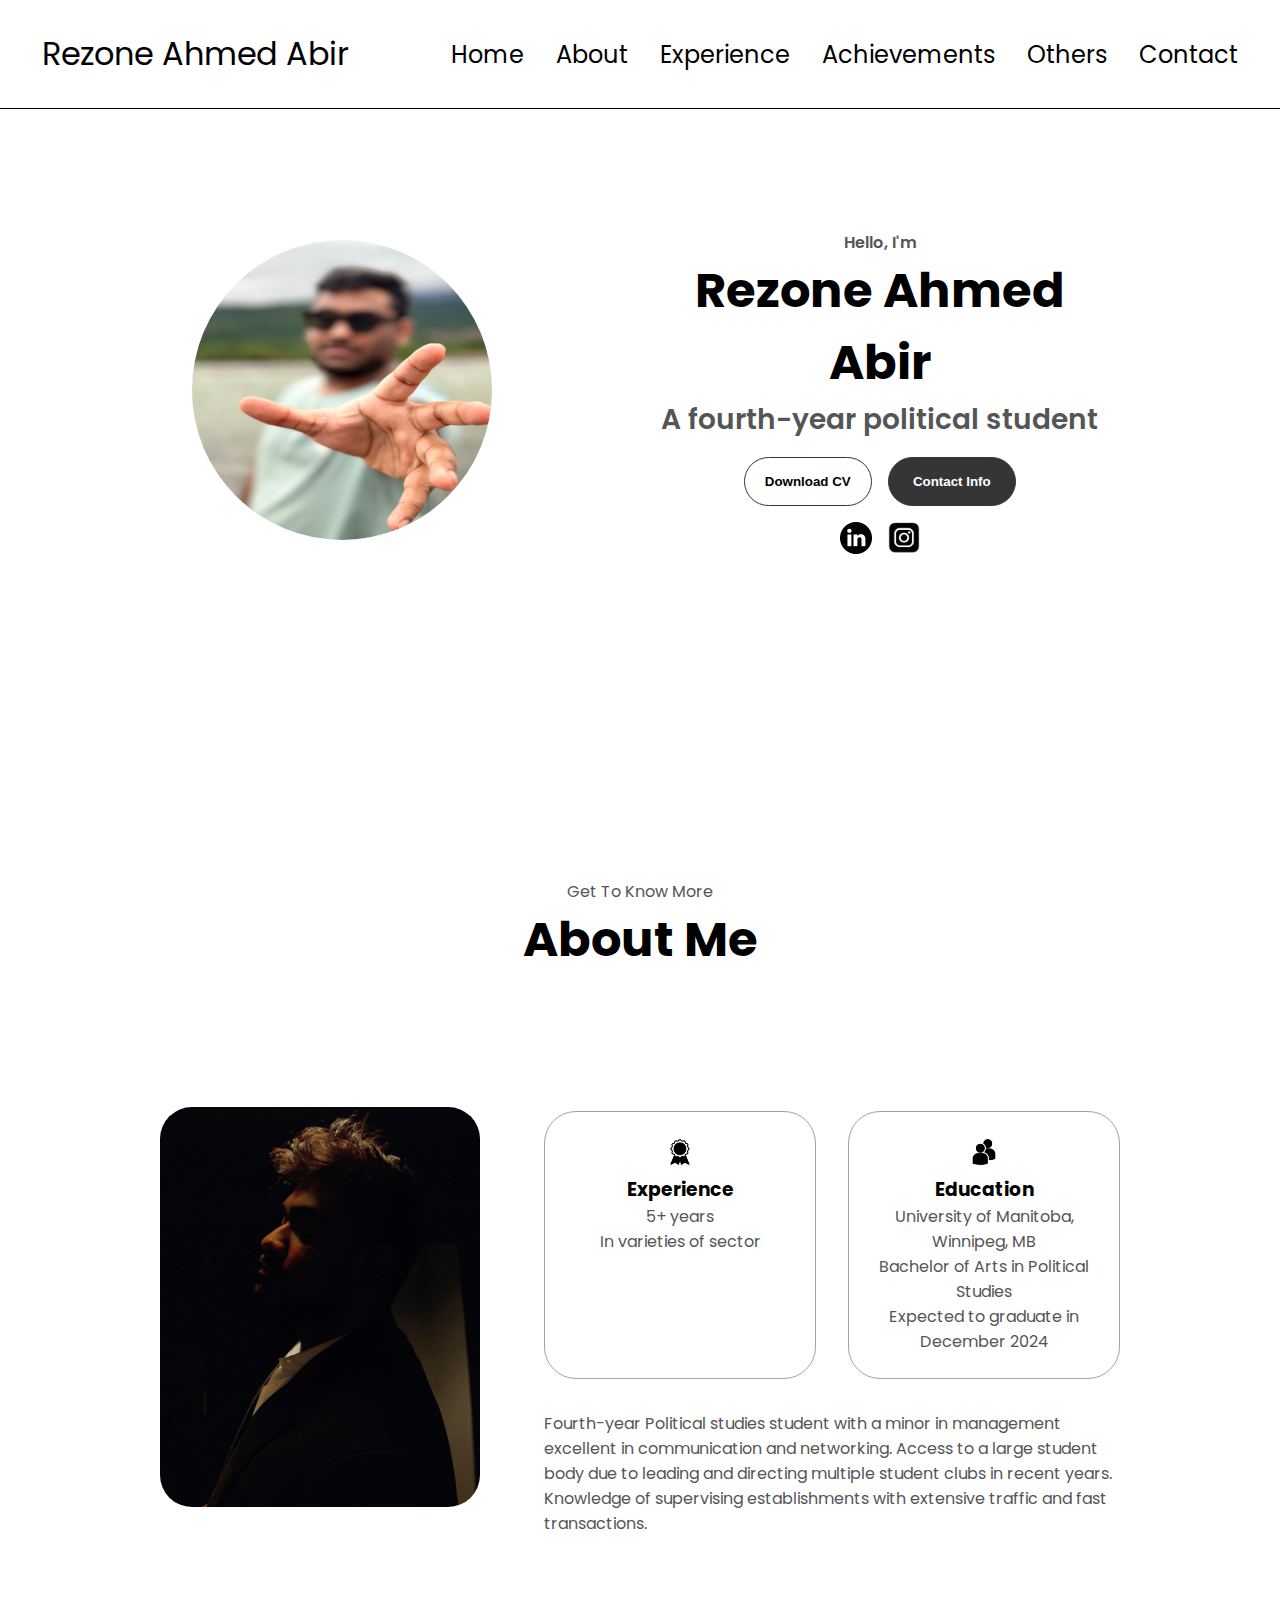
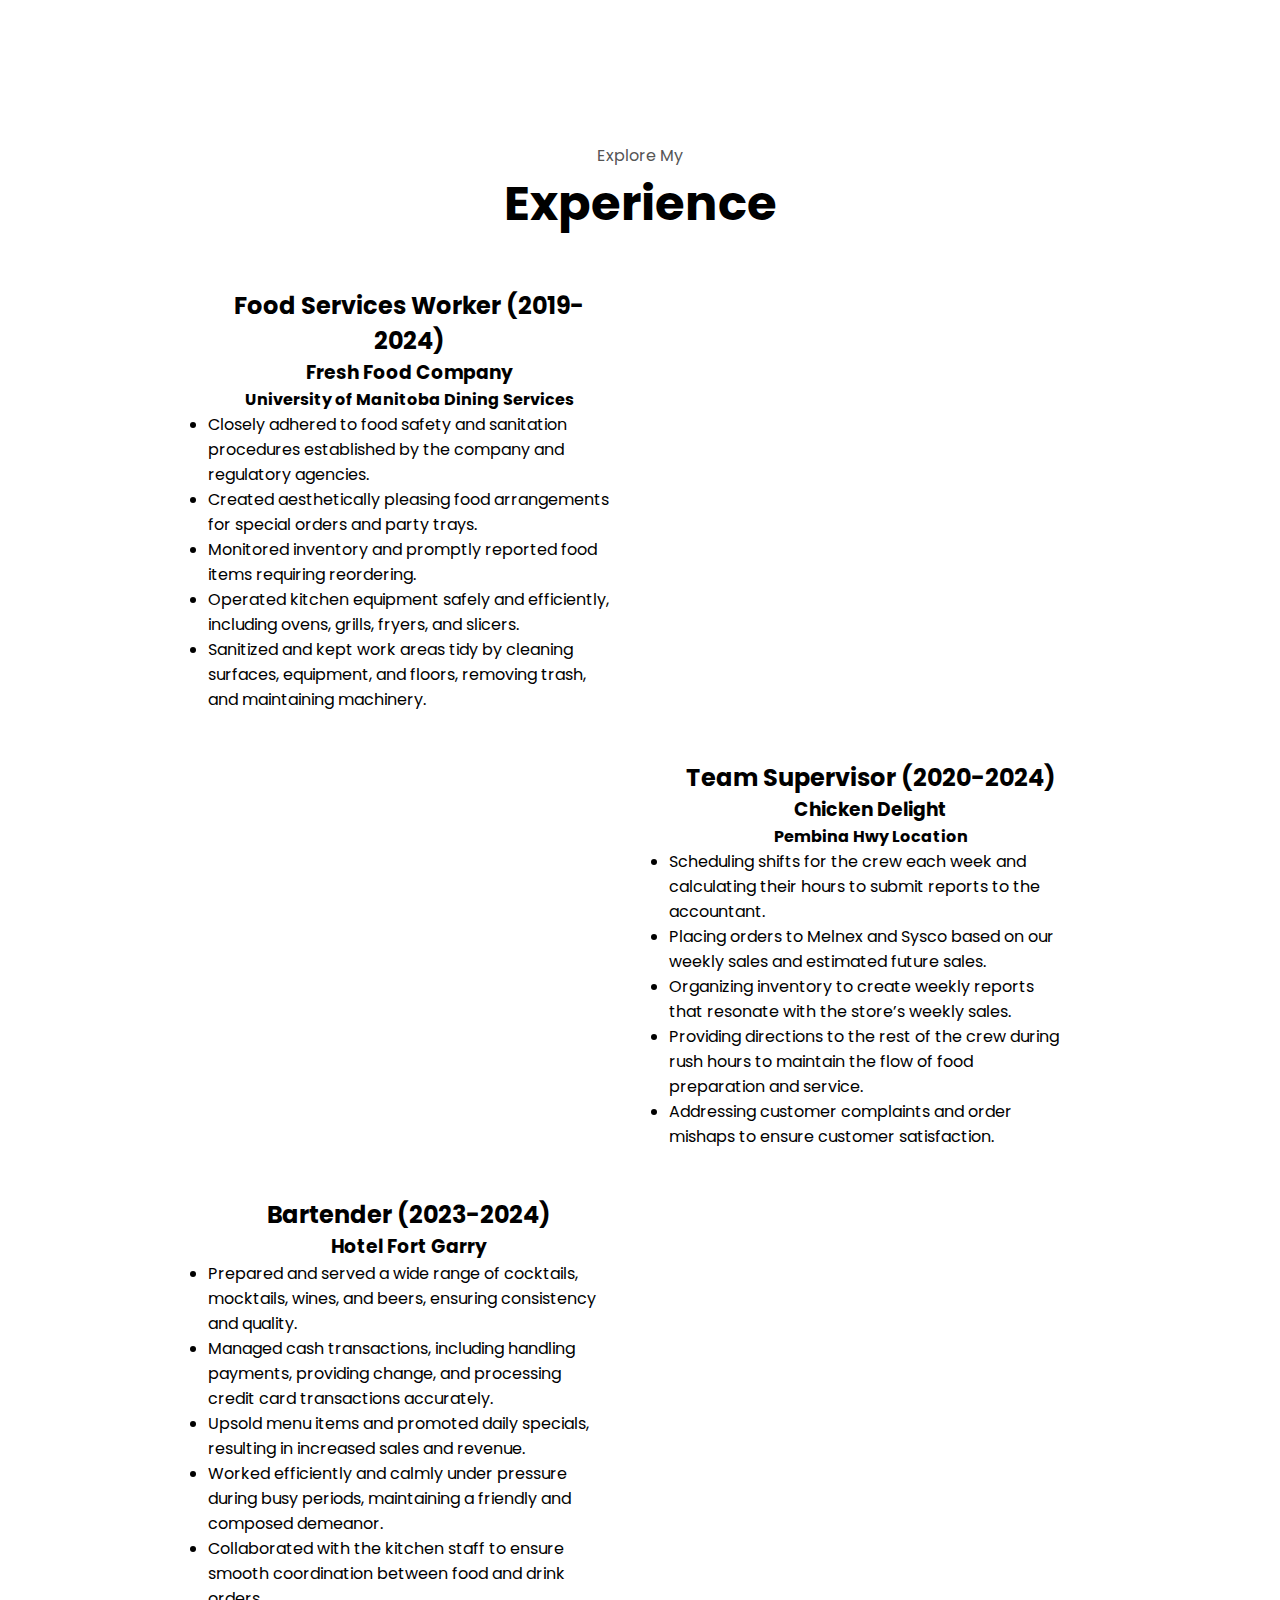
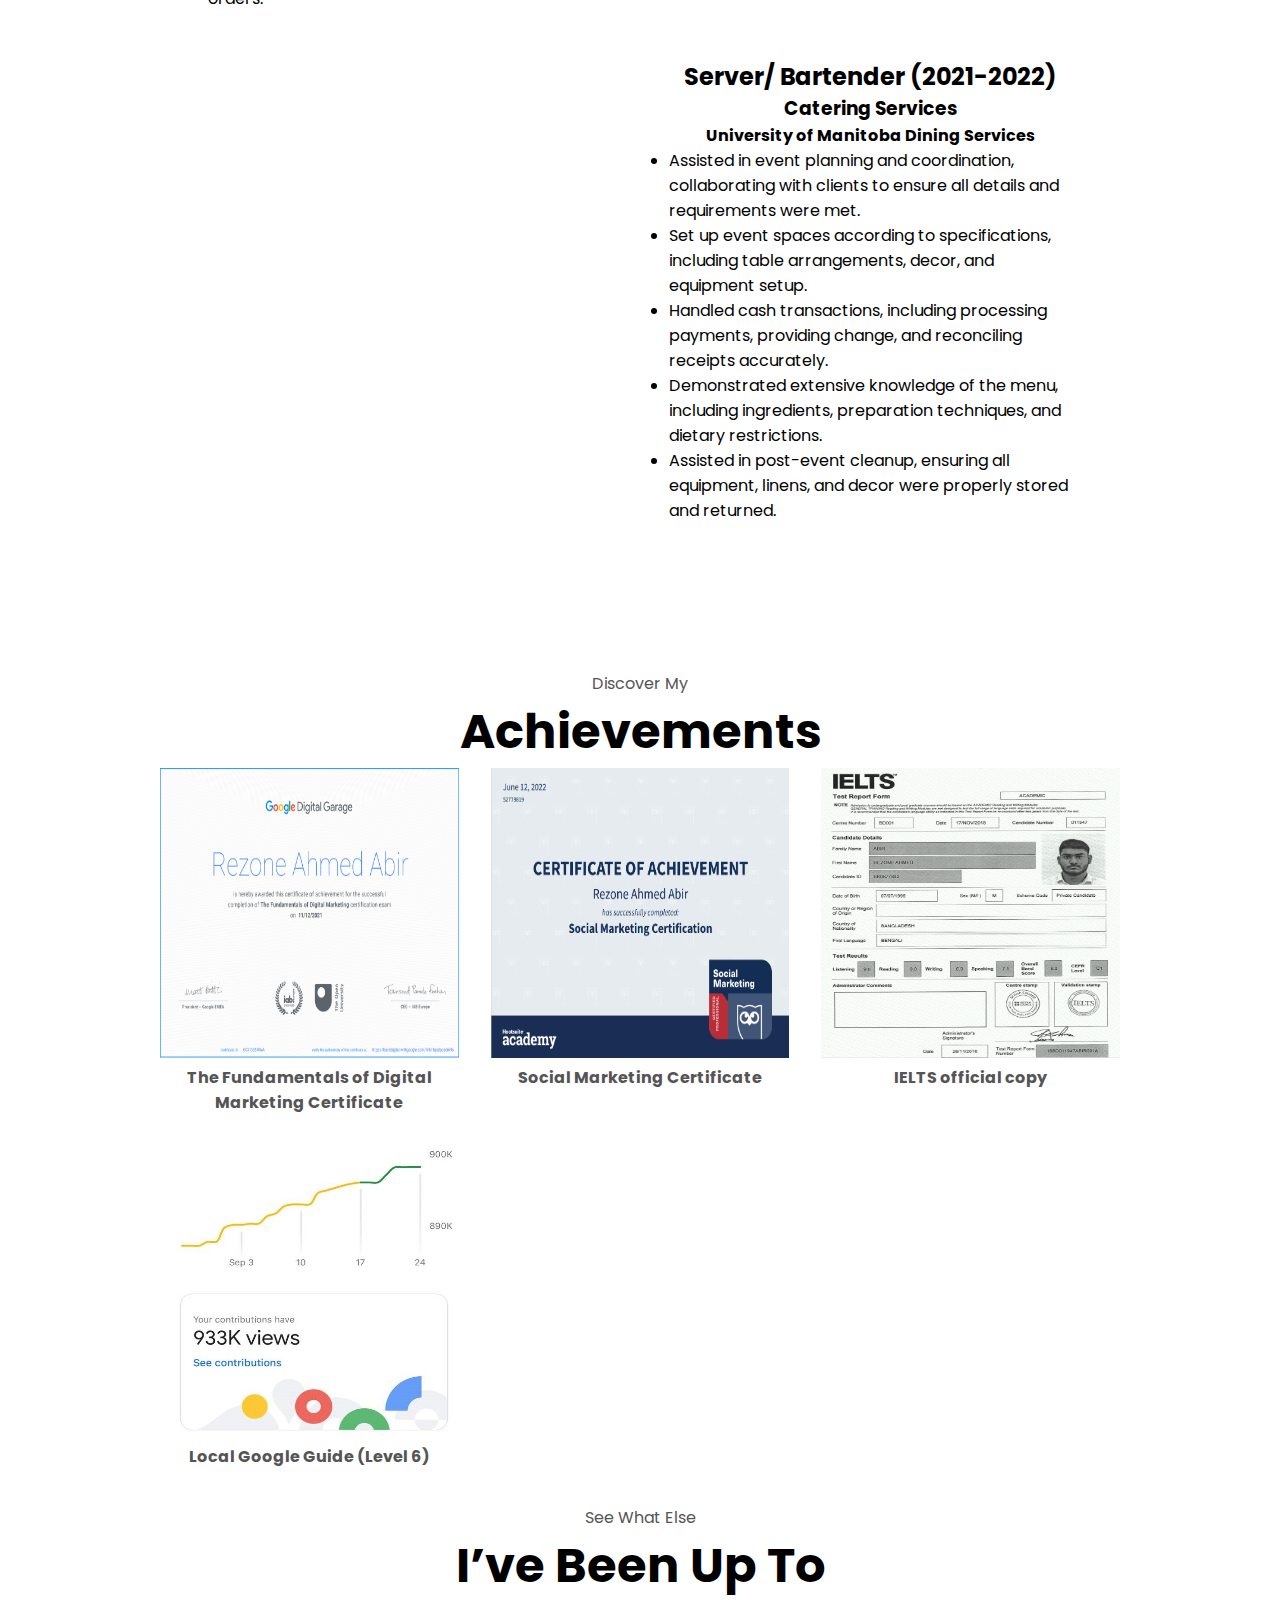
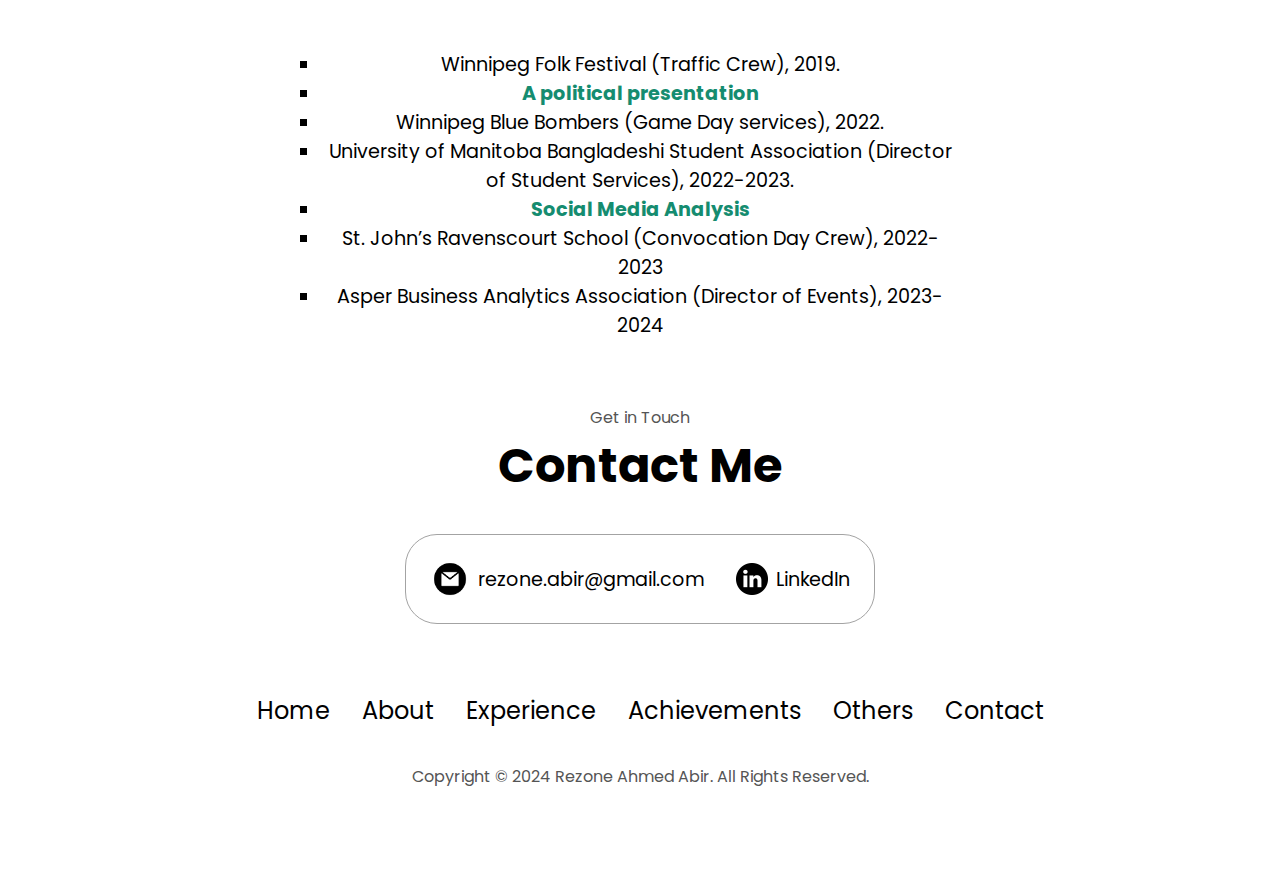
<file: index.html>
<!DOCTYPE html>
<html lang="en">

<head>
   <meta charset="UTF-8" />
   <meta http-equiv="X-UA-Compatible" content="IE=edge" />
   <meta name="viewport" content="width=device-width, initial-scale=1.0" />
   <title>My Portfolio</title>
   <link rel="stylesheet" href="style.css" />
   <link rel="stylesheet" href="mediaqueries.css" />
</head>

<body>
   <nav id="desktop-nav">
      <div class="logo">Rezone Ahmed Abir
      </div>
      <div>
         <ul class="nav-links">
            <li><a href="#profile">Home</a></li>
            <li><a href="#about">About</a></li>
            <li><a href="#experience">Experience</a></li>
            <li><a href="#achievements">Achievements</a></li>
            <li><a href="#others">Others</a></li>
            <li><a href="#contact">Contact</a></li>
         </ul>
      </div>
   </nav>
   <nav id="hamburger-nav">
      <div class="logo">Rezone Ahmed Abir</div>
      <div class="hamburger-menu">
         <div class="hamburger-icon" onclick="toggleMenu()">
            <span></span>
            <span></span>
            <span></span>
         </div>
         <div class="menu-links">
            <li><a href="#profile" onclick="toggleMenu()">Home</a></li>
            <li><a href="#about" onclick="toggleMenu()">About</a></li>
            <li><a href="#experience" onclick="toggleMenu()">Experience</a></li>
            <li><a href="#achievements" onclick="toggleMenu()">Achievements</a></li>
            <li><a href="#others" onclick="toggleMenu()">Others</a></li>
            <li><a href="#contact" onclick="toggleMenu()">Contact</a></li>
         </div>
      </div>
   </nav>
   <section id="profile">
      <div id="pic-container" class="section__pic-container">
         <img src="./assets/profile.jpg" alt="Rezone Ahmed Abir" class="main_profile"/>
      </div>
      <div id="text-container" class="section__text">
         <p class="section__text__p1">Hello, I'm</p>
         <h1 class="title">Rezone Ahmed Abir</h1>
         <p class="section__text__p2">A fourth-year political student</p>
         <div class="btn-container">
            <button class="btn btn-color-2" onclick="window.open('./assets/Resume_2024.pdf')">
               Download CV
            </button>
            <button class="btn btn-color-1" onclick="location.href='./#contact'">
               Contact Info
            </button>
         </div>
         <div id="socials-container">
            <img src="./assets/linkedin.png" alt="My LinkedIn profile" class="icon"
               onclick="window.open('https://ca.linkedin.com/in/rezoneabir', '_blank')" />
            <img src="./assets/instagram.png" alt="My Instagram profile" class="icon"
               onclick="window.open('https://www.instagram.com/rez_abir/', '_blank')"/>
         </div>
      </div>
   </section>
   <section id="about">
      <p class="section__text__p1">Get To Know More</p>
      <h1 class="title">About Me</h1>
      <div class="section-container">
         <div class="section__pic-container">
            <img src="./assets/abir2.jpg" alt="Profile picture" class="about-pic" />
         </div>
         <div class="about-details-container">
            <div class="about-containers">
               <div class="details-container">
                  <img src="./assets/experience.png" alt="Experience icon" class="icon" />
                  <h3>Experience</h3>
                  <p>5+ years <br />In varieties of sector</p>
               </div>
               <div class="details-container">
                  <img src="./assets/education.png" alt="Education icon" class="icon" />
                  <h3>Education</h3>
                  <p>University of Manitoba, Winnipeg, MB 
                  <br class="br"/>Bachelor of Arts in Political Studies
                  <br/>Expected to graduate in December 2024
                  </p>
               </div>
            </div>
            <div class="text-container">
               <p>
                  Fourth-year Political studies student with a minor in management excellent in communication and networking. Access to a
                  large student body due to leading and directing multiple student clubs in recent years. Knowledge of supervising
                  establishments with extensive traffic and fast transactions.
               </p>
            </div>
         </div>
      </div>
   </section>
   <section id="experience">
      <p class="section__text__p1">Explore My</p>
      <h1 class="title">Experience</h1>
      <div class="experience-details-container">
         <div class="first-details">
            <h2>Food Services Worker (2019-2024)</h2>
            <h3>Fresh Food Company</h3>
            <h4>University of Manitoba Dining Services</h4>
            <p>
               <li>Closely adhered to food safety and sanitation procedures established by the company and regulatory agencies.</li>
               <li>Created aesthetically pleasing food arrangements for special orders and party trays.</li>
               <li>Monitored inventory and promptly reported food items requiring reordering.</li>
               <li>Operated kitchen equipment safely and efficiently, including ovens, grills, fryers, and slicers.</li>
               <li>Sanitized and kept work areas tidy by cleaning surfaces, equipment, and floors, removing trash, and maintaining
               machinery.</li>
            </p>
         </div>

         <div class="second-details">
            <h2>Team Supervisor (2020-2024)</h2>
            <h3>Chicken Delight</h3>
            <h4>Pembina Hwy Location</h4>
            <p>
               <li>Scheduling shifts for the crew each week and calculating their hours to submit reports to the accountant.</li>
               <li>Placing orders to Melnex and Sysco based on our weekly sales and estimated future sales.</li>
               <li>Organizing inventory to create weekly reports that resonate with the store’s weekly sales.</li>
               <li>Providing directions to the rest of the crew during rush hours to maintain the flow of food preparation and service.</li>
               <li>Addressing customer complaints and order mishaps to ensure customer satisfaction.</li>
            </p>
         </div>

         <div class="third-details">
            <h2>Bartender (2023-2024)</h2>
            <h3>Hotel Fort Garry</h3>
            <p>
               <li>Prepared and served a wide range of cocktails, mocktails, wines, and beers, ensuring consistency and quality.</li>
               <li>Managed cash transactions, including handling payments, providing change, and processing credit card
               transactions accurately.</li>
               <li>Upsold menu items and promoted daily specials, resulting in increased sales and revenue.</li>
               <li>Worked efficiently and calmly under pressure during busy periods, maintaining a friendly and composed
               demeanor.</li>
               <li>Collaborated with the kitchen staff to ensure smooth coordination between food and drink orders.</li>
            </p>
         </div>

         <div class="fourth-details">
            <h2>Server/ Bartender (2021-2022)</h2>
            <h3>Catering Services</h3>
            <h4>University of Manitoba Dining Services</h4>
            <p>
               <li>Assisted in event planning and coordination, collaborating with clients to ensure all details and requirements
               were met.</li>
               <li>Set up event spaces according to specifications, including table arrangements, decor, and equipment setup.</li>
               <li>Handled cash transactions, including processing payments, providing change, and reconciling receipts accurately.</li>
               <li>Demonstrated extensive knowledge of the menu, including ingredients, preparation techniques, and dietary
               restrictions.</li>
               <li>Assisted in post-event cleanup, ensuring all equipment, linens, and decor were properly stored and returned.</li>
            </p>
         </div>
      </div>   
   </section>

   <section id="achievements">
      <p class="section__text__p1">Discover My</p>
      <h1 class="title">Achievements</h1>
      <div class="details-acheivements">
         <div>
            <a onclick="window.open('./assets/GOOGLE MARKETING CERTIFICATE.pdf')"><img src="./assets/digital_marketing.png"></a>
            <p>The Fundamentals of Digital Marketing Certificate</p>
         </div>
         <div>
            <a onclick="window.open('./assets/certificate(1).pdf')"><img class="social" src="./assets/social_marketing.png"></a>
            <p>Social Marketing Certificate</p>
         </div>
         <div>
            <a onclick="window.open('./assets/Proof of English Proficiency - Abir.pdf')"><img class="ielts" src="./assets/ielts.png"></a>
            <p>IELTS official copy</p>
         </div>
         <div>
            <a onclick="window.open('./assets/google guide.jpg')"><img class="guide" src="./assets/google guide demo.jpg"></a>
            <p>Local Google Guide (Level 6)</p>
         </div>
      </div>

      <section id="others">
         <p class="section__text__p1">See What Else</p>
         <h1 class="title">I’ve Been Up To</h1>
   
         <div class="details-others">
            <li>Winnipeg Folk Festival (Traffic Crew), 2019.</li>
            <li><a class="others_link politics" onclick="window.open('./assets/Politics Presentation.pptx')">A political presentation</a></li>
            <li>Winnipeg Blue Bombers (Game Day services), 2022.</li>
            <li>University of Manitoba Bangladeshi Student Association (Director of Student Services), 2022-2023.</li>
            <li><a class="others_link theorem" onclick="window.open('./assets/Thom Bargen Coffee - Social Media Analysis.pptx')">Social Media Analysis</a></li>
            <li>St. John’s Ravenscourt School (Convocation Day Crew), 2022-2023</li>
            <li>Asper Business Analytics Association (Director of Events), 2023-2024</li>
         </div>
      </section>
   
      <section id="contact">
         <p class="section__text__p1">Get in Touch</p>
         <h1 class="title">Contact Me</h1>
         <div class="contact-info-upper-container">
            <div class="contact-info-container">
               <img src="./assets/email.png" alt="Email icon" class="icon contact-icon email-icon" />
               <p><a href="mailto:rezone.abir@gmail.com" target="_blank">rezone.abir@gmail.com</a></p>
            </div>
            <div class="contact-info-container">
               <img src="./assets/linkedin.png" alt="LinkedIn icon" class="icon contact-icon" />
               <p><a href="https://ca.linkedin.com/in/rezoneabir" target="_blank">LinkedIn</a></p>
            </div>
         </div>
      </section>
      <footer>
         <nav>
            <div class="nav-links-container">
               <ul class="nav-links">
                  <li><a href="#profile">Home</a></li>
                  <li><a href="#about">About</a></li>
                  <li><a href="#experience">Experience</a></li>
                  <li><a href="#achievements">Achievements</a></li>
                  <li><a href="#others">Others</a></li>
                  <li><a href="#contact">Contact</a></li>
               </ul>
            </div>
         </nav>
         <p>Copyright &#169; 2024 Rezone Ahmed Abir. All Rights Reserved.</p>
      </footer>
   </section>
   <script src="script.js"></script>
</body>

</html>
</file>
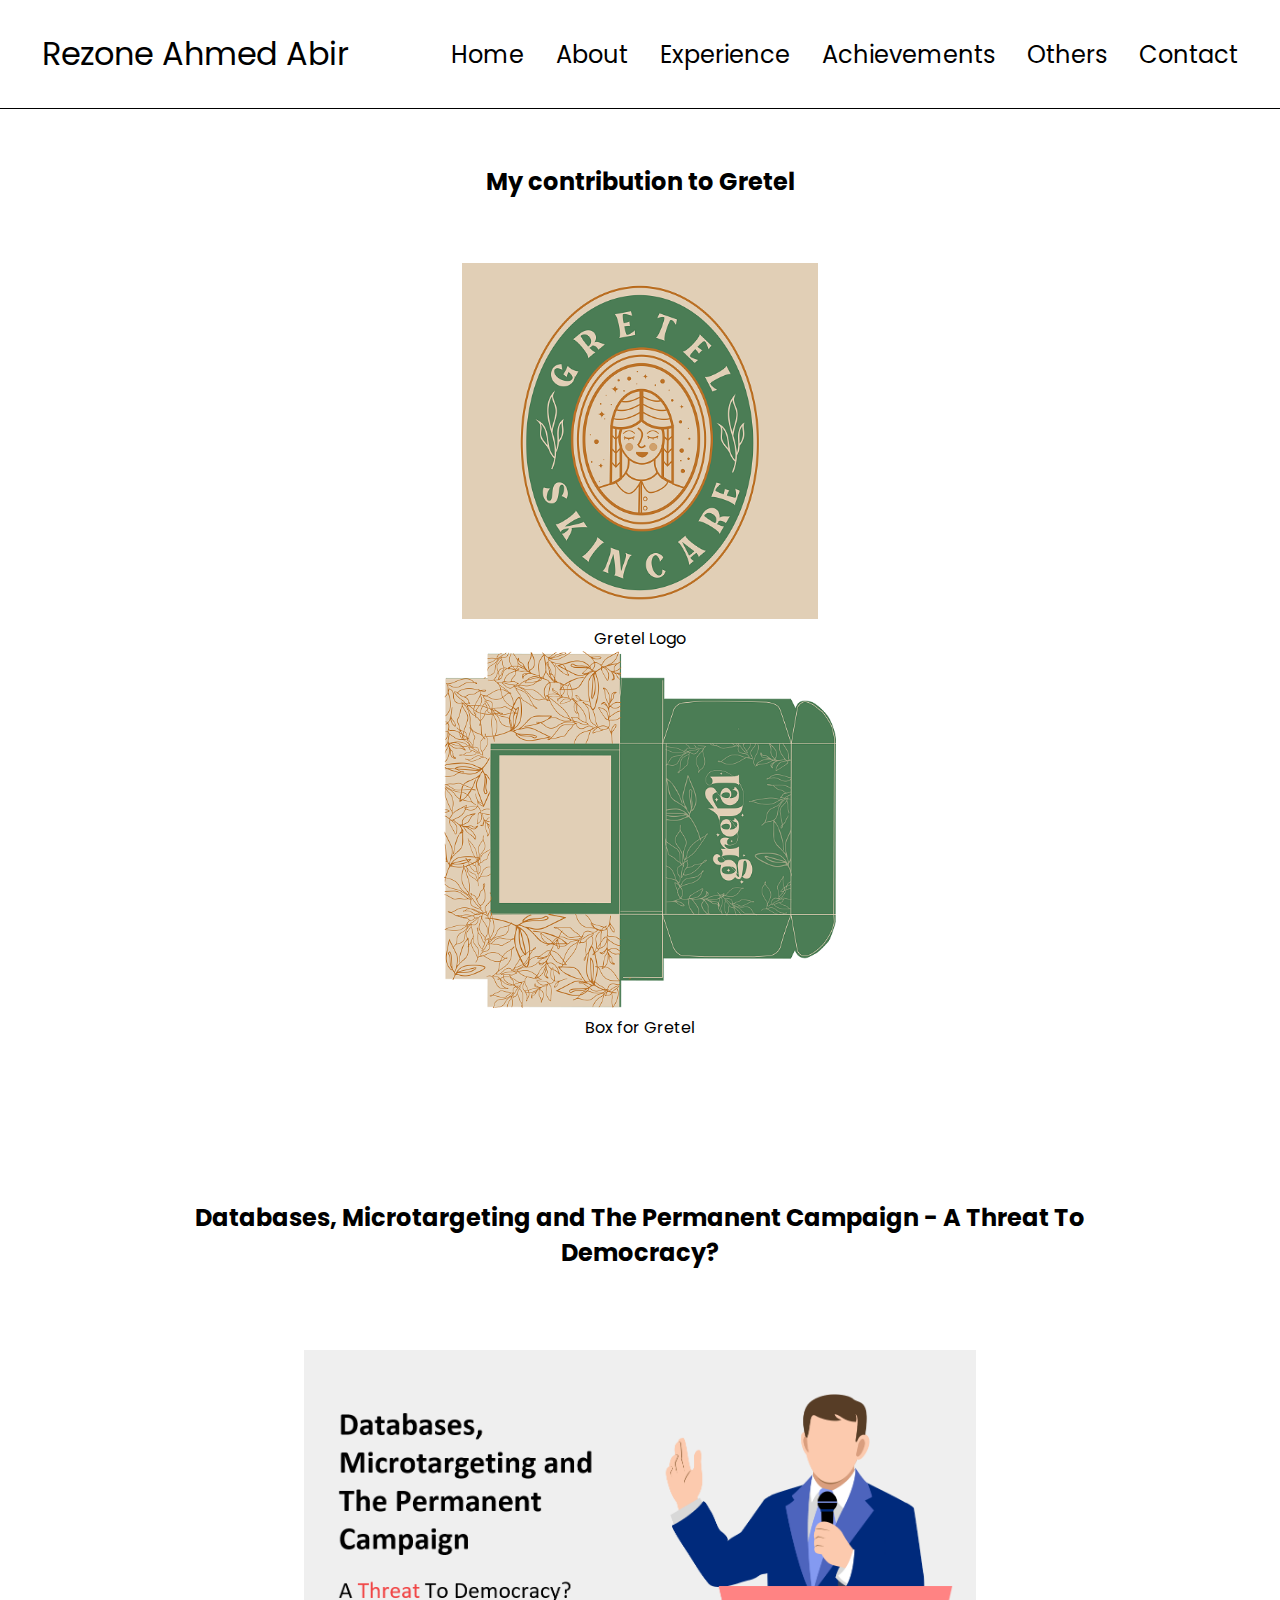
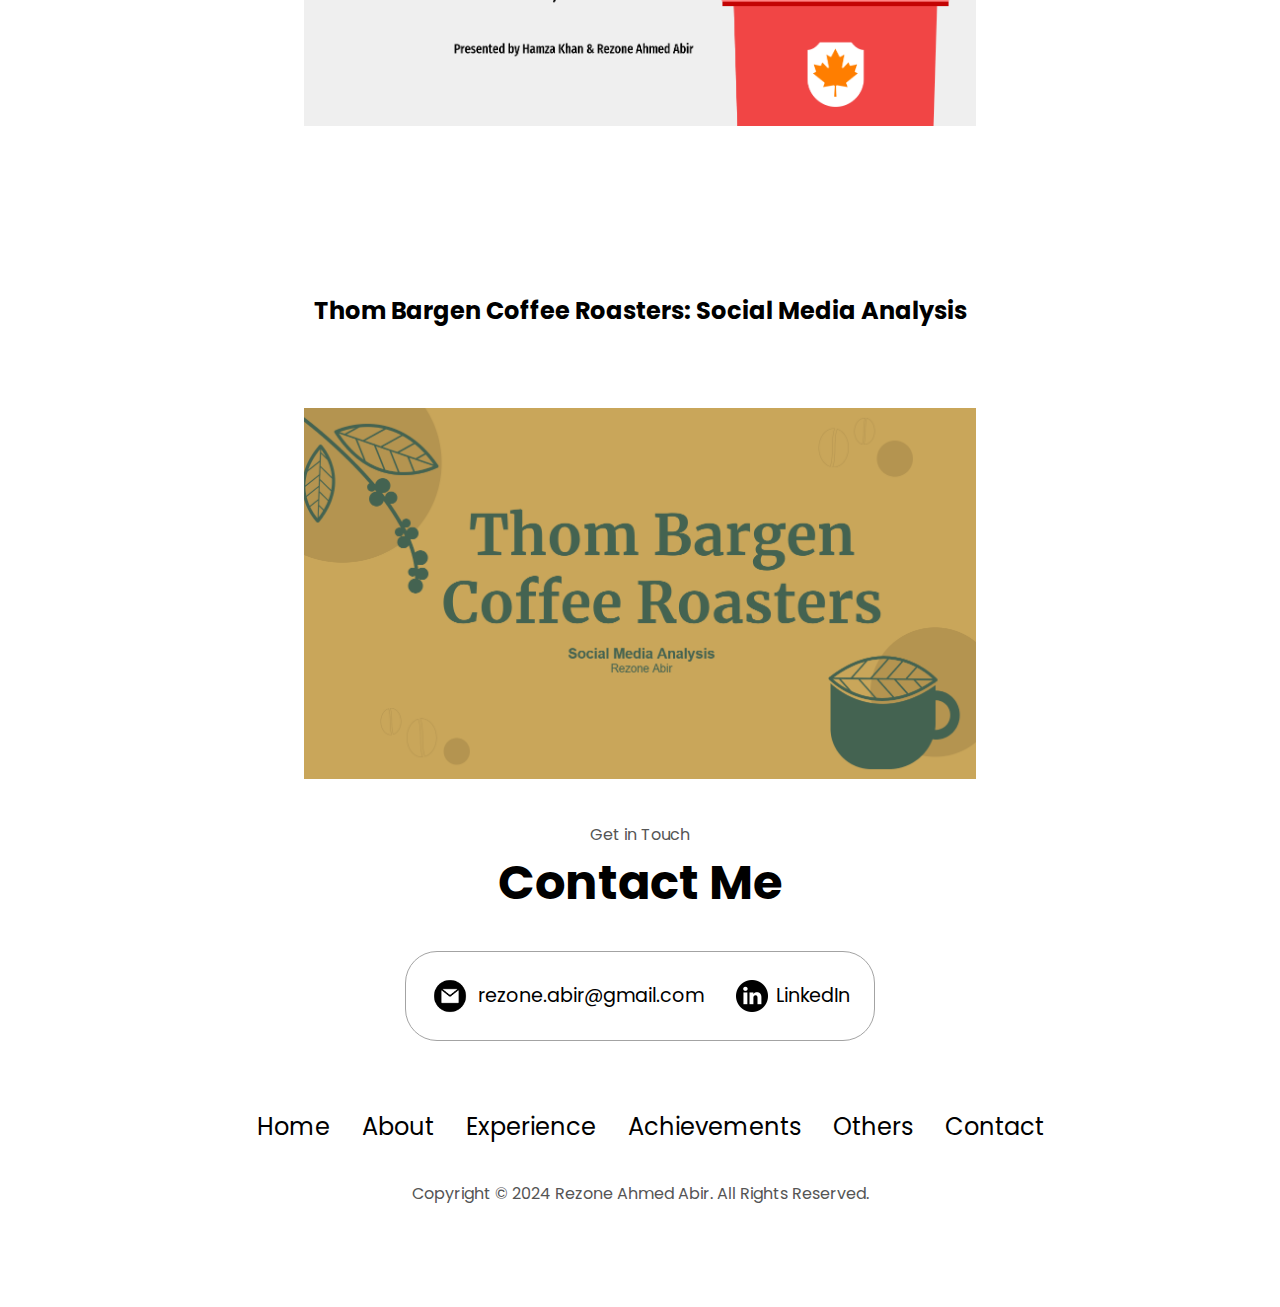
<file: photos.html>
<!DOCTYPE html>
<html lang="en">

<head>
   <meta charset="UTF-8" />
   <meta http-equiv="X-UA-Compatible" content="IE=edge" />
   <meta name="viewport" content="width=device-width, initial-scale=1.0" />
   <title>My Portfolio</title>
   <link rel="stylesheet" href="style.css" />
   <link rel="stylesheet" href="mediaqueries.css" />
</head>

<body>
   <nav id="desktop-nav">
      <div class="logo">Rezone Ahmed Abir
      </div>
      <div>
         <ul class="nav-links">
            <li><a href="index.html">Home</a></li>
            <li><a href="index.html#about">About</a></li>
            <li><a href="index.html#experience">Experience</a></li>
            <li><a href="index.html#achievements">Achievements</a></li>
            <li><a href="index.html#others">Others</a></li>
            <li><a href="index.html#contact">Contact</a></li>
         </ul>
      </div>
   </nav>
   <nav id="hamburger-nav">
      <div class="logo">Rezone Ahmed Abir</div>
      <div class="hamburger-menu">
         <div class="hamburger-icon" onclick="toggleMenu()">
            <span></span>
            <span></span>
            <span></span>
         </div>
         <div class="menu-links">
            <li><a href="index.html" onclick="toggleMenu()">Home</a></li>
            <li><a href="index.html#about" onclick="toggleMenu()">About</a></li>
            <li><a href="index.html#experience" onclick="toggleMenu()">Experience</a></li>
            <li><a href="index.html#achievements">Achievements</a></li>
            <li><a href="index.html#others">Others</a></li>
            <li><a href="index.html#contact" onclick="toggleMenu()">Contact</a></li>
         </div>
      </div>
   </nav>

   <section id="others-photos">
      <div class="gretel_container">
         <h2 class="gretel_title">My contribution to Gretel</h2>
         <figre class="gretelcompany first_gretel">
            <img class="gretel-logo" src="./assets/gretellogo.png" alt="Gretel Logo">
            <figcaption>Gretel Logo</figcaption>
         </figre>
         <figure class="gretelcompany second-gretel">
            <img class="gretel-box" src="./assets/BOX.png" alt="Gretel Box">
            <figcaption>Box for Gretel</figcaption>
         </figure>
      </div>

      <div id="presentation1" class="political"> 
         <h2>Databases, Microtargeting and The Permanent Campaign - A Threat To Democracy?</h2>
         <a onclick="window.open('./assets/Politics Presentation.pptx')"><img class="political_img" src="./assets/politics.png" alt="Presentation"></a>
      </div>

      <div id="presentation2" class="thom">
         <h2>Thom Bargen Coffee Roasters: Social Media Analysis</h2>
         <a onclick="window.open('./assets/Thom Bargen Coffee - Social Media Analysis.pptx')"><img class="thom_img" src="./assets/thom.png" alt="Thom Bargen Coffee Roasters: Social Media Analysis"></a>
      </div>
   </section>

   
   <section id="contact">
      <p class="section__text__p1">Get in Touch</p>
      <h1 class="title">Contact Me</h1>
      <div class="contact-info-upper-container">
         <div class="contact-info-container">
            <img src="./assets/email.png" alt="Email icon" class="icon contact-icon email-icon" />
            <p><a href="mailto:rezone.abir@gmail.com" target="_blank">rezone.abir@gmail.com</a></p>
         </div>
         <div class="contact-info-container">
            <img src="./assets/linkedin.png" alt="LinkedIn icon" class="icon contact-icon" />
            <p><a href="https://ca.linkedin.com/in/rezoneabir" target="_blank">LinkedIn</a></p>
         </div>
      </div>
   </section>
   <footer>
      <nav>
         <div class="nav-links-container">
            <ul class="nav-links">
               <li><a href="index.html">Home</a></li>
               <li><a href="index.html#about">About</a></li>
               <li><a href="index.html#experience">Experience</a></li>
               <li><a href="index.html#achievements">Achievements</a></li>
               <li><a href="index.html#others">Others</a></li>
               <li><a href="index.html#contact">Contact</a></li>
            </ul>
         </div>
      </nav>
      <p>Copyright &#169; 2024 Rezone Ahmed Abir. All Rights Reserved.</p>
   </footer>
   <script src="script.js"></script>
</body>

</html>
</file>
<file: style.css>
/* GENERAL */

@import url("https://fonts.googleapis.com/css2?family=Poppins:wght@300;400;500;600&display=swap");
* {
   margin: 0;
   padding: 0;
}

body {
   font-family: "Poppins", sans-serif;
}
html {
   scroll-behavior: smooth;
}

p {
   color: rgb(85, 85, 85);
}

/* TRANSITION */

a,
.btn {
   transition: all 300ms ease;
}

/* DESKTOP NAV */

#desktop-nav {
   position: fixed;
   background-color: white;
   z-index: 1;
   width: 100%;
   border-bottom: 0.1rem solid black;
}

nav,
.nav-links {
   display: flex;
}

nav {
   justify-content: space-around;
   align-items: center;
   height: 12vh;
}

.nav-links {
   gap: 2rem;
   list-style: none;
   font-size: 1.5rem;
}

a {
   color: black;
   text-decoration: none;
   text-decoration-color: white;
}

a:hover {
   color: grey;
   text-decoration: underline;
   text-underline-offset: 1rem;
   text-decoration-color: rgb(181, 181, 181);
}

.logo {
   font-size: 2rem;
}

.logo:hover {
   cursor: default;
}

/* HAMBURGER MENU */

#hamburger-nav {
   display: none;
}

.hamburger-menu {
   position: relative;
   display: inline-block;
}

.hamburger-icon {
   display: flex;
   flex-direction: column;
   justify-content: space-between;
   height: 24px;
   width: 30px;
   cursor: pointer;
}

.hamburger-icon span {
   width: 100%;
   height: 2px;
   background-color: black;
   transition: all 0.3 ease-in-out;
}

.menu-links {
   position: absolute;
   top: 100%;
   right: 0;
   background-color: white;
   width: fit-content;
   max-height: 0;
   overflow: hidden;
   transition: all 0.3 ease-in-out;
}

.menu-links a {
   display: block;
   padding: 10px;
   text-align: center;
   font-size: 1.5rem;
   color: black;
   text-decoration: none;
   transition: all 0.3 ease-in-out;
}

.menu-links li {
   list-style: none;
}

.menu-links.open {
   max-height: 400px;
}

.hamburger-icon.open span:first-child {
   transform: rotate(45deg) translate(10px, 5px);
}

.hamburger-icon.open span:nth-child(2) {
   opacity: 0;
}

.hamburger-icon.open span:last-child {
   transform: rotate(-45deg) translate(10px, -5px);
}

.hamburger-icon span:first-child {
   transform: none;
}

.hamburger-icon span:first-child {
   opacity: 1;
}

.hamburger-icon span:first-child {
   transform: none;
}

/* SECTIONS */

section {
   padding-top: 4vh;
   height: 96vh;
   margin: 0 10rem;
   box-sizing: border-box;
   min-height: fit-content;
}

.section-container {
   display: flex;
}


/* PROFILE SECTION */

.main_profile {
   height: 300px;
   width: 300px;
   border-radius: 50%;
   margin-top: 3rem;
   margin-left: 2rem;
}

#profile {
   display: flex;
   justify-content: center;
   gap: 5rem;
   height: 100vh;
}

.section__pic-container {
   display: flex;
   height: 300px;
   width: 300px;
   margin: auto 0;
}

.section__text {
   align-self: center;
   text-align: center;
}

.section__text p {
   font-weight: 600;
}

.section__text__p1 {
   text-align: center;
}

.section__text__p2 {
   font-size: 1.75rem;
   margin-bottom: 1rem;
}

.title {
   font-size: 3rem;
   text-align: center;
}

#socials-container {
   display: flex;
   justify-content: center;
   margin-top: 1rem;
   gap: 1rem;
}


/* ICONS */

.icon {
   cursor: pointer;
   height: 2rem;
}


/* BUTTONS */

.btn-container {
   display: flex;
   justify-content: center;
   gap: 1rem;
}

.btn {
   font-weight: 600;
   transition: all 300ms ease;
   padding: 1rem;
   width: 8rem;
   border-radius: 2rem;
}

.btn-color-1,
.btn-color-2 {
   border: rgb(53, 53, 53) 0.1rem solid;
}

.btn-color-1:hover,
.btn-color-2:hover {
   cursor: pointer;
}

.btn-color-1,
.btn-color-2:hover {
   background: rgb(53, 53, 53);
   color: white;
}

.btn-color-1:hover {
   background: rgb(0, 0, 0);
}

.btn-color-2 {
   background: none;
}

.btn-color-2:hover {
   border: rgb(255, 255, 255) 0.1rem solid;
}

.btn-container {
   gap: 1rem;
}

/* ABOUT SECTION */

.br {
   font-weight: bold;
}

#about {
   position: relative;
   scroll-margin-top: 12vh;
}

.about-containers {
   gap: 2rem;
   margin-bottom: 2rem;
   margin-top: 2rem;
}

.about-details-container {
   justify-content: center;
   flex-direction: column;
}

.about-containers,
.about-details-container {
   display: flex;
}

.about-pic {
   border-radius: 2rem;
}

.arrow {
   position: absolute;
   right: -5rem;
   bottom: 2.5rem;
}

.details-container {
   padding: 1.5rem;
   flex: 1;
   background: white;
   border-radius: 2rem;
   border: rgb(53, 53, 53) 0.1rem solid;
   border-color: rgb(163, 163, 163);
   text-align: center;
}

.section-container {
   gap: 4rem;
   height: 80%;
}

.section__pic-container {
   height: 400px;
   width: 400px;
   margin: auto 0;
}

/* EXPERIENCE SECTION */

#experience {
   position: relative;
   scroll-margin-top: 80px;
}

.experience-details-container {
   margin-top: 3rem;
   display: flex;
   flex-direction: column;
   width: 100%;
}

.first-details {
   width: 43%;
   float: left;
   margin-left: 6rem;
   box-sizing: border-box;
   padding-right: 10px;
   margin-bottom: 3rem;
}

h2, h3, h4 {
   text-align: center;
}

.second-details {
   width: 43%;
   align-self: flex-end;
   box-sizing: border-box;
   padding-left: 10px;
   margin-right: 6rem;
   margin-bottom: 3rem;
}

.third-details {
   width: 43%;
   float: left;
   margin-left: 6rem;
   margin-bottom: 3rem;
   box-sizing: border-box;
   padding-right: 10px;
}

.fourth-details {
   width: 43%;
   align-self: flex-end;
   box-sizing: border-box;
   padding-left: 10px;
   margin-right: 6rem;
}

ul {
   padding-left: 20px;
   list-style: disc;
}

.experience-sub-title {
   color: rgb(85, 85, 85);
   font-weight: 600;
   font-size: 1.75rem;
   margin-bottom: 2rem;
}

.experience-details-container {
   display: flex;
   justify-content: center;
   flex-direction: column;
}

.article-container {
   display: flex;
   text-align: initial;
   flex-wrap: wrap;
   flex-direction: row;
   gap: 2.5rem;
   justify-content: space-around;
}

article {
   display: flex;
   width: 10rem;
   justify-content: space-around;
   gap: 0.5rem;
}

article .icon {
   cursor: default;
}

#achievements,
#others,
#contact {
   scroll-margin-top: 12vh;
}

#achievements,
#others {
   height: 500px;
}

/* Achievements */

#achievements{
   margin-top: 7rem;
}

.details-acheivements{
   display: grid;
   grid-template-columns: repeat(3, 1fr);
   gap: 2rem;
}

.details-acheivements div {
   text-align: center;
   font-weight: bold;
}

.details-acheivements img {
   width: 100%;
   height: 367px;
}

.details-acheivements a,
.guide {
   cursor: pointer;
}

.details-acheivements a:hover,
.guide:hover {
   opacity: 0.6;
}

/* Others */

.others_link {
   color: rgb(21, 140, 112);
   font-weight: bold;
}

.others_link:hover {
   text-decoration: none;
}

.details-others {
   padding-top: 3rem;
}

.details-others li {
   list-style-type: square;
   text-align: center;
   font-size: 1.2rem;
}

/* CONTACT */

#contact {
   display: flex;
   justify-content: center;
   flex-direction: column;
   height: 70vh;
   scroll-margin-top: 80px;
}

.contact-info-upper-container {
   display: flex;
   justify-content: center;
   border-radius: 2rem;
   border: rgb(53, 53, 53) 0.1rem solid;
   border-color: rgb(163, 163, 163);
   background: (250, 250, 250);
   margin: 2rem auto;
   padding: 0.5rem;
}

.contact-info-container {
   display: flex;
   align-items: center;
   justify-content: center;
   gap: 0.5rem;
   margin: 1rem;
}

.contact-info-container p {
   font-size: larger;
}

.contact-icon {
   cursor: default;
}

.email-icon {
   height: 2.5rem;
}

/* Photos section */

#presentation1,
#presentation2,
#other-photos {
   scroll-margin-top: 12vh;
}

.gretel_container{
   margin-top: 8rem;
   text-align: center;
}
.gretelcompany {
   display: inline-block;
}
.gretel_title {
   margin-bottom: 4rem;
   text-align: center;
}


.others_link{
   text-decoration: none;
   cursor: pointer;
}

.political h2,
.thom h2 {
   text-align: center;
   margin-top: 10rem;
   margin-bottom: 5rem;
}

.gretel-logo,
.gretel-box {
   width: 70%;
   height: 80%;
}

.political_img,
.thom_img {
   width: 70%;
   margin-left: 15%;
   height: 70%;
}

.political_img:hover,
.thom_img:hover {
   background-color: grey;
   opacity: 0.7;
   cursor: pointer;
}

/* FOOTER SECTION */

footer {
   height: 26vh;
   margin: 0 1rem;
}

footer p {
   text-align: center;
}
</file>
<file: mediaqueries.css>
@media screen and (max-width: 1400px) {
   #profile {
      height: 83vh;
      margin-bottom: 6rem;
   }

   .about-containers {
      flex-wrap: wrap;
   }

   #contact,
   #projects {
      height: fit-content;
   }

   .first-details {
      margin-left: 3rem;
   }
   .second-details {
      margin-right: 3rem;
   }
   .third-details {
      margin-left: 3rem;
   }
   .fourth-details {
      margin-right: 3rem;
   }

   .details-acheivements img {
      width: 100%;
      height: 290px;
   }

}

@media screen and (max-width: 1200px) {
   #desktop-nav {
      display: none;
   }

   #hamburger-nav {
      display: flex;
      position: fixed;
      background-color: white;
      z-index: 1;
      width: 100%;
      border-bottom: 0.1rem solid black;
   }

   #experience,
   .experience-details-container {
      margin-top: 2rem;
   }

   #profile,
   .section-container {
      display: block;
   }

   #pic-container {
      margin-top: 5rem;
      width: 300px;
      height: 300px;
   }

   .section__text {
      margin-top: 4rem;
   }

   section,
   .section-container {
      height: fit-content;
   }

   section {
      margin: 0 5%;
   }

   .section__pic-container {
      width: 275px;
      height: 275px;
      margin: 0 auto 2rem;
   }

   .about-containers {
      margin-top: 0;
   }

   .about-pic {
      margin-left: 2rem;
   }

   .details-acheivements {
      display: grid;
      grid-template-columns: repeat(2, 1fr);
      gap: 2rem;
   }

   .details-acheivements img {
      width: 100%;
      height: 370px;
   }

   .main_profile {
      margin-left: 0rem;
   }

}

@media screen and (max-width: 600px) {

   #contact,
   footer {
      height: 40vh;
   }

   #profile {
      height: 83vh;
      margin-bottom: 0;
   }

   .main_profile {
      margin-left: 0rem;
   }

   article {
      font-size: 1rem;
   }

   footer nav {
      height: fit-content;
      margin-bottom: 2rem;
   }

   .about-containers,
   .contact-info-upper-container,
   .btn-container {
      flex-wrap: wrap;
   }

   .contact-info-container {
      margin: 0;
   }

   .contact-info-container p,
   .nav-links li a {
      font-size: 1rem;
   }

   .experience-sub-title {
      font-size: 1.25rem;
   }

   .logo {
      font-size: 1.5rem;
   }

   .nav-links {
      flex-direction: column;
      gap: 0.5rem;
      text-align: center;
   }

   .section__pic-container {
      width: auto;
      height: 46vw;
      justify-content: center;
   }

   .section__text__p2 {
      font-size: 1.25rem;
   }

   .title {
      font-size: 2rem;
   }

   .text-container {
      text-align: justify;
   }

   .details-acheivements {
      display: grid;
      grid-template-columns: repeat(1, 1fr);
      gap: 2rem;
   }

   .details-acheivements img {
      width: 80%;
      height: 300px;
   }
   .about-pic{
      margin-left:-5px;
   }
}

@media screen and (max-width: 900px) {

   .experience-details-container {
      display: block;
   }

   .first-details,
   .second-details,
   .third-details,
   .fourth-details {
      width: 100%;
      margin-left: 0;
      margin-right: 0;
   }

   .details-acheivements img {
      display: block;
      width: 100%;
      height: 300px;
   }
   #profile {
      margin-bottom:150px;
   }
   #others {
      margin-bottom:100px;
   }

   .nav-links-container{
      margin-left:-10px;
   }
}
</file>
